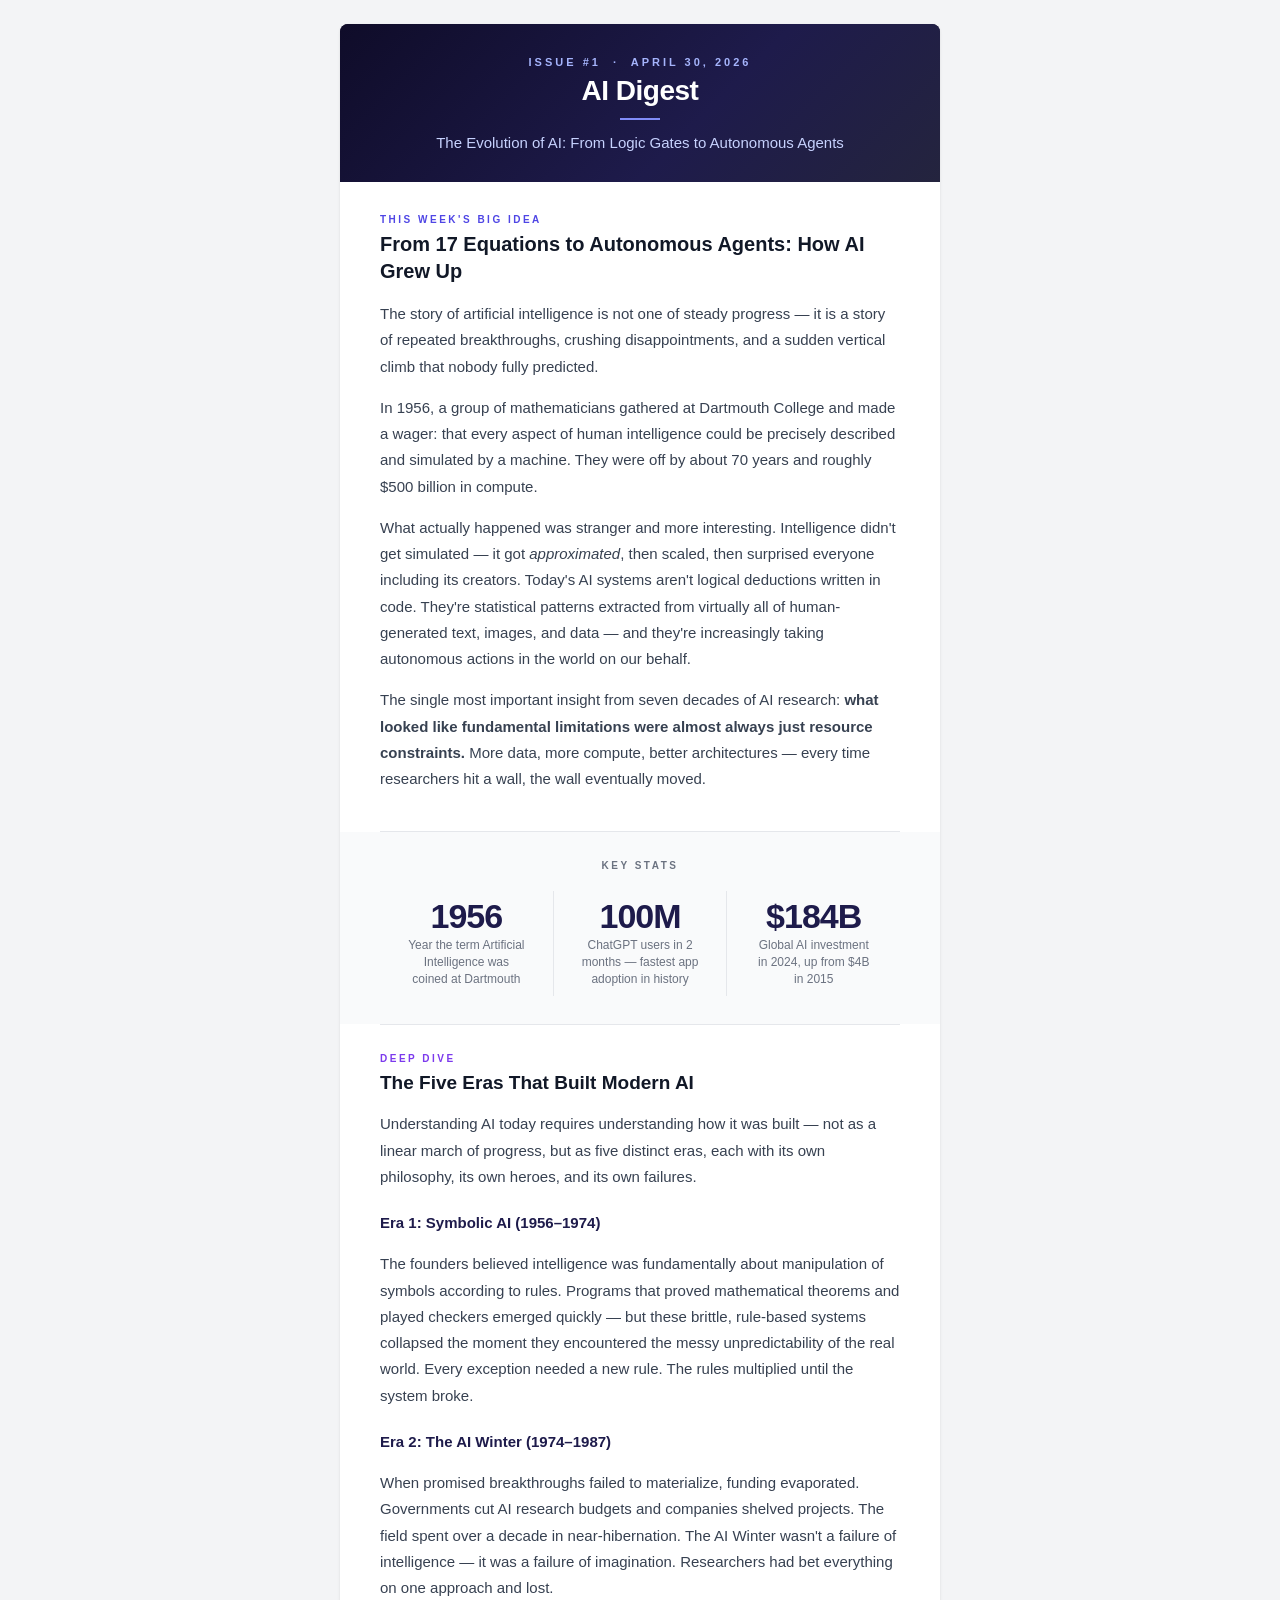
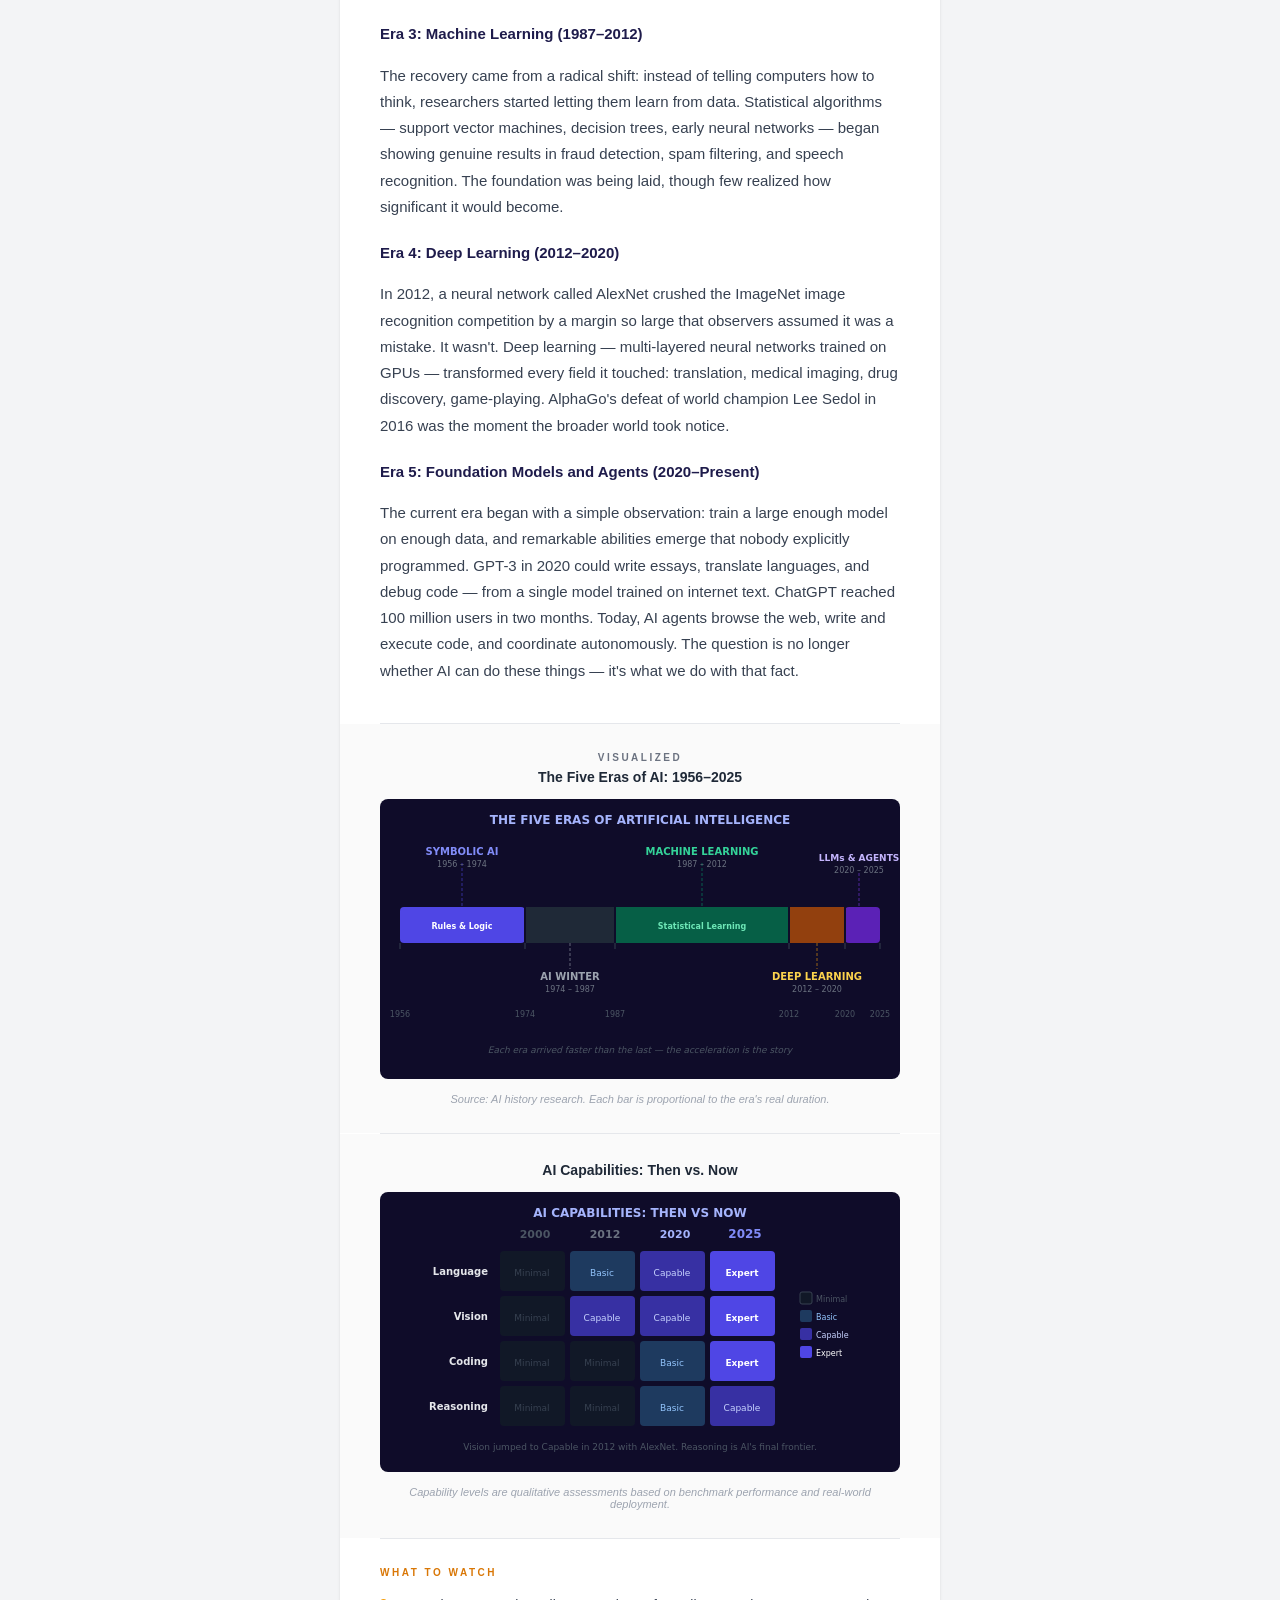
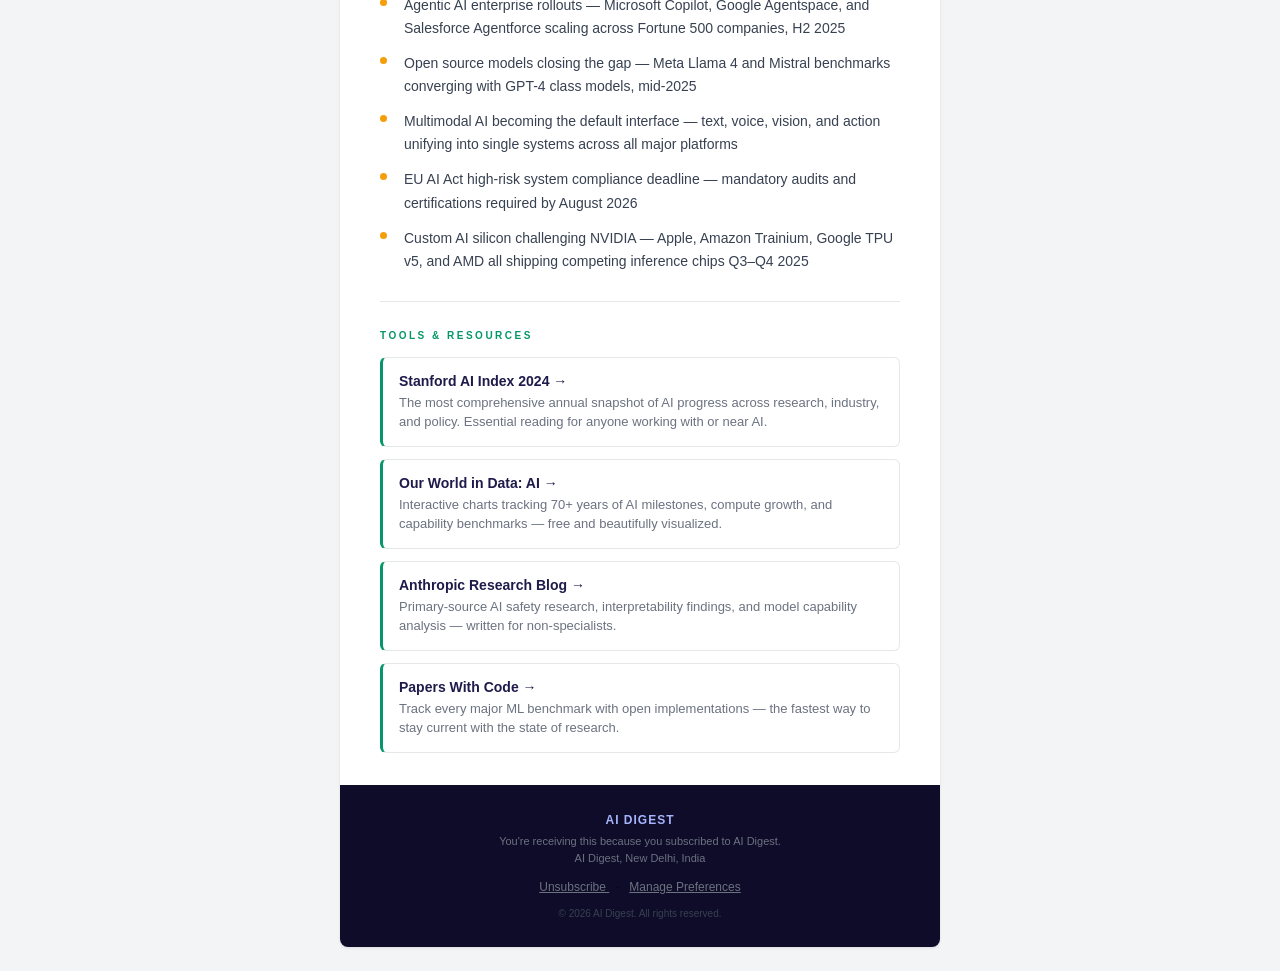
<file: newsletter-agent/examples/sample_newsletter_evolution_of_ai.html>
<!DOCTYPE html>
<html lang="en" xmlns="http://www.w3.org/1999/xhtml">
<head>
  <meta charset="UTF-8">
  <meta name="viewport" content="width=device-width, initial-scale=1.0">
  <meta http-equiv="X-UA-Compatible" content="IE=edge">
  <title>AI Digest — The Evolution of AI: From Logic Gates to Autonomous Agents</title>
  <style type="text/css">
    /* Mobile overrides — all other styles must be inline for email client compatibility */
    @media only screen and (max-width: 620px) {
      .email-container { width: 100% !important; }
      .section-pad { padding: 20px 16px !important; }
      .stat-cell { display: block !important; width: 100% !important; padding: 12px 0 !important; }
      .resource-card { margin-bottom: 12px !important; }
      h1 { font-size: 22px !important; }
      h2 { font-size: 18px !important; }
    }
  </style>
</head>
<body style="margin:0; padding:0; background-color:#F3F4F6; font-family:-apple-system,BlinkMacSystemFont,'Segoe UI',Roboto,Helvetica,Arial,sans-serif; -webkit-text-size-adjust:100%; -ms-text-size-adjust:100%;">

  <!--[if mso]><xml><o:OfficeDocumentSettings><o:PixelsPerInch>96</o:PixelsPerInch></o:OfficeDocumentSettings></xml><![endif]-->

  <!-- Preheader: hidden preview text shown in email clients under subject line -->
  <div style="display:none;max-height:0;overflow:hidden;mso-hide:all;font-size:1px;color:#F3F4F6;line-height:1px;">
    Seven decades of AI compressed into one issue.&nbsp;&zwnj;&hairsp;&zwnj;&hairsp;&zwnj;&hairsp;&zwnj;&hairsp;&zwnj;&hairsp;&zwnj;&hairsp;&zwnj;&hairsp;&zwnj;&hairsp;&zwnj;&hairsp;&zwnj;&hairsp;&zwnj;&hairsp;&zwnj;&hairsp;&zwnj;&hairsp;&zwnj;&hairsp;&zwnj;&hairsp;&zwnj;&hairsp;&zwnj;&hairsp;&zwnj;&hairsp;&zwnj;&hairsp;&zwnj;&hairsp;&zwnj;&hairsp;&zwnj;&hairsp;&zwnj;&hairsp;&zwnj;&hairsp;&zwnj;&hairsp;&zwnj;&hairsp;&zwnj;&hairsp;&zwnj;&hairsp;&zwnj;&hairsp;&zwnj;&hairsp;&zwnj;&hairsp;&zwnj;&hairsp;&zwnj;&hairsp;&zwnj;&hairsp;&zwnj;
  </div>

  <!-- Outer wrapper -->
  <table role="presentation" width="100%" cellpadding="0" cellspacing="0" border="0"
         style="background-color:#F3F4F6; min-width:100%;">
    <tr>
      <td align="center" style="padding:24px 12px;">

        <!-- Email container: max 600px -->
        <table role="presentation" class="email-container" width="600" cellpadding="0" cellspacing="0" border="0"
               style="max-width:600px; width:100%; background-color:#FFFFFF; border-radius:8px; overflow:hidden; box-shadow:0 1px 3px rgba(0,0,0,0.1);">


          <!-- ═══════════════════════════════════════════ -->
          <!--  HEADER                                     -->
          <!-- ═══════════════════════════════════════════ -->
          <tr>
            <td style="background-color:#0F0C29; padding:32px 40px 28px; text-align:center; background-image:linear-gradient(135deg, #0F0C29 0%, #1E1B4B 60%, #24243e 100%);">
              
              <p style="margin:0 0 6px; font-size:11px; letter-spacing:3px; color:#A5B4FC; text-transform:uppercase; font-weight:600;">
                Issue #1 &nbsp;·&nbsp; April 30, 2026
              </p>
              <h1 style="margin:0 0 10px; font-size:28px; font-weight:800; color:#FFFFFF; letter-spacing:-0.5px; line-height:1.2;">
                AI Digest
              </h1>
              <div style="width:40px; height:2px; background-color:#818CF8; margin:10px auto 12px;"></div>
              <p style="margin:0; font-size:15px; color:#C7D2FE; font-weight:400; line-height:1.5;">
                The Evolution of AI: From Logic Gates to Autonomous Agents
              </p>
            </td>
          </tr>


          <!-- ═══════════════════════════════════════════ -->
          <!--  SECTIONS LOOP                              -->
          <!-- ═══════════════════════════════════════════ -->
          

            
            <!-- BIG IDEA -->
            <tr>
              <td class="section-pad" style="padding:32px 40px 24px;">
                <p style="margin:0 0 6px; font-size:10px; letter-spacing:2.5px; font-weight:700; color:#4F46E5; text-transform:uppercase;">
                  This Week's Big Idea
                </p>
                <h2 style="margin:0 0 16px; font-size:20px; font-weight:700; color:#111827; line-height:1.35;">
                  From 17 Equations to Autonomous Agents: How AI Grew Up
                </h2>
                <div style="font-size:15px; line-height:1.75; color:#374151;">
                  <p>The story of artificial intelligence is not one of steady progress — it is a story of repeated breakthroughs, crushing disappointments, and a sudden vertical climb that nobody fully predicted.</p><p>In 1956, a group of mathematicians gathered at Dartmouth College and made a wager: that every aspect of human intelligence could be precisely described and simulated by a machine. They were off by about 70 years and roughly $500 billion in compute.</p><p>What actually happened was stranger and more interesting. Intelligence didn't get simulated — it got <em>approximated</em>, then scaled, then surprised everyone including its creators. Today's AI systems aren't logical deductions written in code. They're statistical patterns extracted from virtually all of human-generated text, images, and data — and they're increasingly taking autonomous actions in the world on our behalf.</p><p>The single most important insight from seven decades of AI research: <strong>what looked like fundamental limitations were almost always just resource constraints.</strong> More data, more compute, better architectures — every time researchers hit a wall, the wall eventually moved.</p>
                </div>
              </td>
            </tr>
            <tr>
              <td style="padding:0 40px;">
                <hr style="border:none; border-top:1px solid #E5E7EB; margin:0;">
              </td>
            </tr>


            
          

            
            <!-- KEY STATS -->
            <tr>
              <td class="section-pad" style="padding:28px 40px; background-color:#F9FAFB;">
                <p style="margin:0 0 20px; font-size:10px; letter-spacing:2.5px; font-weight:700; color:#6B7280; text-transform:uppercase; text-align:center;">
                  Key Stats
                </p>
                <table role="presentation" width="100%" cellpadding="0" cellspacing="0" border="0">
                  <tr>
                    
                    <td class="stat-cell" style="text-align:center; padding:8px 12px; vertical-align:top; border-right:1px solid #E5E7EB;">
                      <p style="margin:0 0 4px; font-size:34px; font-weight:800; color:#1E1B4B; line-height:1; letter-spacing:-1px;">
                        1956
                      </p>
                      <p style="margin:0; font-size:12px; color:#6B7280; line-height:1.4; max-width:120px; margin-left:auto; margin-right:auto;">
                        Year the term Artificial Intelligence was coined at Dartmouth
                      </p>
                    </td>
                    
                    <td class="stat-cell" style="text-align:center; padding:8px 12px; vertical-align:top; border-right:1px solid #E5E7EB;">
                      <p style="margin:0 0 4px; font-size:34px; font-weight:800; color:#1E1B4B; line-height:1; letter-spacing:-1px;">
                        100M
                      </p>
                      <p style="margin:0; font-size:12px; color:#6B7280; line-height:1.4; max-width:120px; margin-left:auto; margin-right:auto;">
                        ChatGPT users in 2 months — fastest app adoption in history
                      </p>
                    </td>
                    
                    <td class="stat-cell" style="text-align:center; padding:8px 12px; vertical-align:top; ">
                      <p style="margin:0 0 4px; font-size:34px; font-weight:800; color:#1E1B4B; line-height:1; letter-spacing:-1px;">
                        $184B
                      </p>
                      <p style="margin:0; font-size:12px; color:#6B7280; line-height:1.4; max-width:120px; margin-left:auto; margin-right:auto;">
                        Global AI investment in 2024, up from $4B in 2015
                      </p>
                    </td>
                    
                  </tr>
                </table>
              </td>
            </tr>
            <tr>
              <td style="padding:0 40px;">
                <hr style="border:none; border-top:1px solid #E5E7EB; margin:0;">
              </td>
            </tr>


            
          

            
            <!-- DEEP DIVE -->
            <tr>
              <td class="section-pad" style="padding:28px 40px 24px;">
                <p style="margin:0 0 6px; font-size:10px; letter-spacing:2.5px; font-weight:700; color:#7C3AED; text-transform:uppercase;">
                  Deep Dive
                </p>
                <h2 style="margin:0 0 16px; font-size:19px; font-weight:700; color:#111827; line-height:1.35;">
                  The Five Eras That Built Modern AI
                </h2>
                <div style="font-size:15px; line-height:1.75; color:#374151;">
                  <p>Understanding AI today requires understanding how it was built — not as a linear march of progress, but as five distinct eras, each with its own philosophy, its own heroes, and its own failures.</p><h3 style='margin:20px 0 8px;font-size:15px;font-weight:700;color:#1E1B4B;'>Era 1: Symbolic AI (1956–1974)</h3><p>The founders believed intelligence was fundamentally about manipulation of symbols according to rules. Programs that proved mathematical theorems and played checkers emerged quickly — but these brittle, rule-based systems collapsed the moment they encountered the messy unpredictability of the real world. Every exception needed a new rule. The rules multiplied until the system broke.</p><h3 style='margin:20px 0 8px;font-size:15px;font-weight:700;color:#1E1B4B;'>Era 2: The AI Winter (1974–1987)</h3><p>When promised breakthroughs failed to materialize, funding evaporated. Governments cut AI research budgets and companies shelved projects. The field spent over a decade in near-hibernation. The AI Winter wasn't a failure of intelligence — it was a failure of imagination. Researchers had bet everything on one approach and lost.</p><h3 style='margin:20px 0 8px;font-size:15px;font-weight:700;color:#1E1B4B;'>Era 3: Machine Learning (1987–2012)</h3><p>The recovery came from a radical shift: instead of telling computers how to think, researchers started letting them learn from data. Statistical algorithms — support vector machines, decision trees, early neural networks — began showing genuine results in fraud detection, spam filtering, and speech recognition. The foundation was being laid, though few realized how significant it would become.</p><h3 style='margin:20px 0 8px;font-size:15px;font-weight:700;color:#1E1B4B;'>Era 4: Deep Learning (2012–2020)</h3><p>In 2012, a neural network called AlexNet crushed the ImageNet image recognition competition by a margin so large that observers assumed it was a mistake. It wasn't. Deep learning — multi-layered neural networks trained on GPUs — transformed every field it touched: translation, medical imaging, drug discovery, game-playing. AlphaGo's defeat of world champion Lee Sedol in 2016 was the moment the broader world took notice.</p><h3 style='margin:20px 0 8px;font-size:15px;font-weight:700;color:#1E1B4B;'>Era 5: Foundation Models and Agents (2020–Present)</h3><p>The current era began with a simple observation: train a large enough model on enough data, and remarkable abilities emerge that nobody explicitly programmed. GPT-3 in 2020 could write essays, translate languages, and debug code — from a single model trained on internet text. ChatGPT reached 100 million users in two months. Today, AI agents browse the web, write and execute code, and coordinate autonomously. The question is no longer whether AI can do these things — it's what we do with that fact.</p>
                </div>
              </td>
            </tr>
            <tr>
              <td style="padding:0 40px;">
                <hr style="border:none; border-top:1px solid #E5E7EB; margin:0;">
              </td>
            </tr>


            
          

            
            <!-- INFOGRAPHICS -->
            
            <tr>
              <td class="section-pad" style="padding:28px 40px; background-color:#FAFAFA; text-align:center;">
                
                <p style="margin:0 0 6px; font-size:10px; letter-spacing:2.5px; font-weight:700; color:#6B7280; text-transform:uppercase;">
                  Visualized
                </p>
                
                <p style="margin:0 0 14px; font-size:14px; font-weight:600; color:#1F2937;">
                  The Five Eras of AI: 1956–2025
                </p>
                <!-- SVG inline — viewBox should be "0 0 520 280" -->
                <div style="max-width:520px; margin:0 auto; overflow:hidden;">
                  <svg xmlns='http://www.w3.org/2000/svg' viewBox='0 0 520 280' font-family='system-ui,Arial,sans-serif'><rect width='520' height='280' fill='#0F0C29' rx='8'/><text x='260' y='25' text-anchor='middle' fill='#A5B4FC' font-size='12' font-weight='700'>THE FIVE ERAS OF ARTIFICIAL INTELLIGENCE</text><rect x='20' y='108' width='125' height='36' fill='#4F46E5' rx='4'/><rect x='145' y='108' width='90' height='36' fill='#1F2937'/><rect x='235' y='108' width='174' height='36' fill='#065F46'/><rect x='409' y='108' width='56' height='36' fill='#92400E'/><rect x='465' y='108' width='35' height='36' fill='#5B21B6' rx='4'/><line x1='145' y1='108' x2='145' y2='144' stroke='#0F0C29' stroke-width='2'/><line x1='235' y1='108' x2='235' y2='144' stroke='#0F0C29' stroke-width='2'/><line x1='409' y1='108' x2='409' y2='144' stroke='#0F0C29' stroke-width='2'/><line x1='465' y1='108' x2='465' y2='144' stroke='#0F0C29' stroke-width='2'/><text x='82' y='130' text-anchor='middle' fill='white' font-size='8' font-weight='600'>Rules &amp; Logic</text><text x='322' y='130' text-anchor='middle' fill='#6EE7B7' font-size='8' font-weight='600'>Statistical Learning</text><line x1='82' y1='64' x2='82' y2='108' stroke='#4F46E5' stroke-width='1' stroke-dasharray='3,2' opacity='0.6'/><text x='82' y='56' text-anchor='middle' fill='#818CF8' font-size='10' font-weight='700'>SYMBOLIC AI</text><text x='82' y='68' text-anchor='middle' fill='#6B7280' font-size='8'>1956 – 1974</text><line x1='322' y1='64' x2='322' y2='108' stroke='#059669' stroke-width='1' stroke-dasharray='3,2' opacity='0.6'/><text x='322' y='56' text-anchor='middle' fill='#34D399' font-size='10' font-weight='700'>MACHINE LEARNING</text><text x='322' y='68' text-anchor='middle' fill='#6B7280' font-size='8'>1987 – 2012</text><line x1='479' y1='74' x2='479' y2='108' stroke='#7C3AED' stroke-width='1' stroke-dasharray='3,2' opacity='0.6'/><text x='479' y='62' text-anchor='middle' fill='#C4B5FD' font-size='9' font-weight='700'>LLMs &amp; AGENTS</text><text x='479' y='74' text-anchor='middle' fill='#6B7280' font-size='8'>2020 – 2025</text><line x1='190' y1='144' x2='190' y2='170' stroke='#9CA3AF' stroke-width='1' stroke-dasharray='3,2' opacity='0.6'/><text x='190' y='181' text-anchor='middle' fill='#9CA3AF' font-size='10' font-weight='700'>AI WINTER</text><text x='190' y='193' text-anchor='middle' fill='#6B7280' font-size='8'>1974 – 1987</text><line x1='437' y1='144' x2='437' y2='170' stroke='#F59E0B' stroke-width='1' stroke-dasharray='3,2' opacity='0.6'/><text x='437' y='181' text-anchor='middle' fill='#FCD34D' font-size='10' font-weight='700'>DEEP LEARNING</text><text x='437' y='193' text-anchor='middle' fill='#6B7280' font-size='8'>2012 – 2020</text><text x='20' y='218' text-anchor='middle' fill='#4B5563' font-size='8'>1956</text><text x='145' y='218' text-anchor='middle' fill='#4B5563' font-size='8'>1974</text><text x='235' y='218' text-anchor='middle' fill='#4B5563' font-size='8'>1987</text><text x='409' y='218' text-anchor='middle' fill='#4B5563' font-size='8'>2012</text><text x='465' y='218' text-anchor='middle' fill='#4B5563' font-size='8'>2020</text><text x='500' y='218' text-anchor='middle' fill='#4B5563' font-size='8'>2025</text><line x1='20' y1='144' x2='20' y2='150' stroke='#374151' stroke-width='1'/><line x1='145' y1='144' x2='145' y2='150' stroke='#374151' stroke-width='1'/><line x1='235' y1='144' x2='235' y2='150' stroke='#374151' stroke-width='1'/><line x1='409' y1='144' x2='409' y2='150' stroke='#374151' stroke-width='1'/><line x1='465' y1='144' x2='465' y2='150' stroke='#374151' stroke-width='1'/><line x1='500' y1='144' x2='500' y2='150' stroke='#374151' stroke-width='1'/><text x='260' y='254' text-anchor='middle' fill='#4B5563' font-size='9' font-style='italic'>Each era arrived faster than the last — the acceleration is the story</text></svg>
                </div>
                
                <p style="margin:10px 0 0; font-size:11px; color:#9CA3AF; font-style:italic;">
                  Source: AI history research. Each bar is proportional to the era's real duration.
                </p>
                
              </td>
            </tr>
            
            <tr>
              <td style="padding:0 40px;">
                <hr style="border:none; border-top:1px solid #E5E7EB; margin:0;">
              </td>
            </tr>
            
            
            <tr>
              <td class="section-pad" style="padding:28px 40px; background-color:#FAFAFA; text-align:center;">
                
                <p style="margin:0 0 14px; font-size:14px; font-weight:600; color:#1F2937;">
                  AI Capabilities: Then vs. Now
                </p>
                <!-- SVG inline — viewBox should be "0 0 520 280" -->
                <div style="max-width:520px; margin:0 auto; overflow:hidden;">
                  <svg xmlns='http://www.w3.org/2000/svg' viewBox='0 0 520 280' font-family='system-ui,Arial,sans-serif'><rect width='520' height='280' fill='#0F0C29' rx='8'/><text x='260' y='25' text-anchor='middle' fill='#A5B4FC' font-size='12' font-weight='700'>AI CAPABILITIES: THEN VS NOW</text><text x='155' y='46' text-anchor='middle' fill='#4B5563' font-size='11' font-weight='700'>2000</text><text x='225' y='46' text-anchor='middle' fill='#6B7280' font-size='11' font-weight='700'>2012</text><text x='295' y='46' text-anchor='middle' fill='#A5B4FC' font-size='11' font-weight='700'>2020</text><text x='365' y='46' text-anchor='middle' fill='#818CF8' font-size='12' font-weight='700'>2025</text><text x='108' y='83' text-anchor='end' fill='#E5E7EB' font-size='10' font-weight='600'>Language</text><text x='108' y='128' text-anchor='end' fill='#E5E7EB' font-size='10' font-weight='600'>Vision</text><text x='108' y='173' text-anchor='end' fill='#E5E7EB' font-size='10' font-weight='600'>Coding</text><text x='108' y='218' text-anchor='end' fill='#E5E7EB' font-size='10' font-weight='600'>Reasoning</text><rect x='120' y='59' width='65' height='40' fill='#111827' rx='4'/><text x='152' y='84' text-anchor='middle' fill='#374151' font-size='9'>Minimal</text><rect x='190' y='59' width='65' height='40' fill='#1E3A5F' rx='4'/><text x='222' y='84' text-anchor='middle' fill='#93C5FD' font-size='9'>Basic</text><rect x='260' y='59' width='65' height='40' fill='#3730A3' rx='4'/><text x='292' y='84' text-anchor='middle' fill='#C7D2FE' font-size='9'>Capable</text><rect x='330' y='59' width='65' height='40' fill='#4F46E5' rx='4'/><text x='362' y='84' text-anchor='middle' fill='white' font-size='9' font-weight='700'>Expert</text><rect x='120' y='104' width='65' height='40' fill='#111827' rx='4'/><text x='152' y='129' text-anchor='middle' fill='#374151' font-size='9'>Minimal</text><rect x='190' y='104' width='65' height='40' fill='#3730A3' rx='4'/><text x='222' y='129' text-anchor='middle' fill='#C7D2FE' font-size='9'>Capable</text><rect x='260' y='104' width='65' height='40' fill='#3730A3' rx='4'/><text x='292' y='129' text-anchor='middle' fill='#C7D2FE' font-size='9'>Capable</text><rect x='330' y='104' width='65' height='40' fill='#4F46E5' rx='4'/><text x='362' y='129' text-anchor='middle' fill='white' font-size='9' font-weight='700'>Expert</text><rect x='120' y='149' width='65' height='40' fill='#111827' rx='4'/><text x='152' y='174' text-anchor='middle' fill='#374151' font-size='9'>Minimal</text><rect x='190' y='149' width='65' height='40' fill='#111827' rx='4'/><text x='222' y='174' text-anchor='middle' fill='#374151' font-size='9'>Minimal</text><rect x='260' y='149' width='65' height='40' fill='#1E3A5F' rx='4'/><text x='292' y='174' text-anchor='middle' fill='#93C5FD' font-size='9'>Basic</text><rect x='330' y='149' width='65' height='40' fill='#4F46E5' rx='4'/><text x='362' y='174' text-anchor='middle' fill='white' font-size='9' font-weight='700'>Expert</text><rect x='120' y='194' width='65' height='40' fill='#111827' rx='4'/><text x='152' y='219' text-anchor='middle' fill='#374151' font-size='9'>Minimal</text><rect x='190' y='194' width='65' height='40' fill='#111827' rx='4'/><text x='222' y='219' text-anchor='middle' fill='#374151' font-size='9'>Minimal</text><rect x='260' y='194' width='65' height='40' fill='#1E3A5F' rx='4'/><text x='292' y='219' text-anchor='middle' fill='#93C5FD' font-size='9'>Basic</text><rect x='330' y='194' width='65' height='40' fill='#3730A3' rx='4'/><text x='362' y='219' text-anchor='middle' fill='#C7D2FE' font-size='9'>Capable</text><rect x='420' y='100' width='12' height='12' fill='#111827' rx='2' stroke='#374151' stroke-width='1'/><text x='436' y='110' fill='#4B5563' font-size='8'>Minimal</text><rect x='420' y='118' width='12' height='12' fill='#1E3A5F' rx='2'/><text x='436' y='128' fill='#93C5FD' font-size='8'>Basic</text><rect x='420' y='136' width='12' height='12' fill='#3730A3' rx='2'/><text x='436' y='146' fill='#C7D2FE' font-size='8'>Capable</text><rect x='420' y='154' width='12' height='12' fill='#4F46E5' rx='2'/><text x='436' y='164' fill='white' font-size='8'>Expert</text><text x='260' y='258' text-anchor='middle' fill='#4B5563' font-size='9'>Vision jumped to Capable in 2012 with AlexNet. Reasoning is AI&#39;s final frontier.</text></svg>
                </div>
                
                <p style="margin:10px 0 0; font-size:11px; color:#9CA3AF; font-style:italic;">
                  Capability levels are qualitative assessments based on benchmark performance and real-world deployment.
                </p>
                
              </td>
            </tr>
            
            
            <tr>
              <td style="padding:0 40px;">
                <hr style="border:none; border-top:1px solid #E5E7EB; margin:0;">
              </td>
            </tr>


            
          

            
            <!-- WHAT TO WATCH -->
            <tr>
              <td class="section-pad" style="padding:28px 40px 24px;">
                <p style="margin:0 0 16px; font-size:10px; letter-spacing:2.5px; font-weight:700; color:#D97706; text-transform:uppercase;">
                  What To Watch
                </p>
                
                <table role="presentation" width="100%" cellpadding="0" cellspacing="0" border="0"
                       style="margin-bottom:12px;">
                  <tr>
                    <td width="20" style="vertical-align:top; padding-top:5px;">
                      <div style="width:7px; height:7px; background-color:#F59E0B; border-radius:50%;"></div>
                    </td>
                    <td style="font-size:14px; line-height:1.65; color:#374151; padding-left:4px;">
                      Agentic AI enterprise rollouts — Microsoft Copilot, Google Agentspace, and Salesforce Agentforce scaling across Fortune 500 companies, H2 2025
                    </td>
                  </tr>
                </table>
                
                <table role="presentation" width="100%" cellpadding="0" cellspacing="0" border="0"
                       style="margin-bottom:12px;">
                  <tr>
                    <td width="20" style="vertical-align:top; padding-top:5px;">
                      <div style="width:7px; height:7px; background-color:#F59E0B; border-radius:50%;"></div>
                    </td>
                    <td style="font-size:14px; line-height:1.65; color:#374151; padding-left:4px;">
                      Open source models closing the gap — Meta Llama 4 and Mistral benchmarks converging with GPT-4 class models, mid-2025
                    </td>
                  </tr>
                </table>
                
                <table role="presentation" width="100%" cellpadding="0" cellspacing="0" border="0"
                       style="margin-bottom:12px;">
                  <tr>
                    <td width="20" style="vertical-align:top; padding-top:5px;">
                      <div style="width:7px; height:7px; background-color:#F59E0B; border-radius:50%;"></div>
                    </td>
                    <td style="font-size:14px; line-height:1.65; color:#374151; padding-left:4px;">
                      Multimodal AI becoming the default interface — text, voice, vision, and action unifying into single systems across all major platforms
                    </td>
                  </tr>
                </table>
                
                <table role="presentation" width="100%" cellpadding="0" cellspacing="0" border="0"
                       style="margin-bottom:12px;">
                  <tr>
                    <td width="20" style="vertical-align:top; padding-top:5px;">
                      <div style="width:7px; height:7px; background-color:#F59E0B; border-radius:50%;"></div>
                    </td>
                    <td style="font-size:14px; line-height:1.65; color:#374151; padding-left:4px;">
                      EU AI Act high-risk system compliance deadline — mandatory audits and certifications required by August 2026
                    </td>
                  </tr>
                </table>
                
                <table role="presentation" width="100%" cellpadding="0" cellspacing="0" border="0"
                       style="margin-bottom:4px;">
                  <tr>
                    <td width="20" style="vertical-align:top; padding-top:5px;">
                      <div style="width:7px; height:7px; background-color:#F59E0B; border-radius:50%;"></div>
                    </td>
                    <td style="font-size:14px; line-height:1.65; color:#374151; padding-left:4px;">
                      Custom AI silicon challenging NVIDIA — Apple, Amazon Trainium, Google TPU v5, and AMD all shipping competing inference chips Q3–Q4 2025
                    </td>
                  </tr>
                </table>
                
              </td>
            </tr>
            <tr>
              <td style="padding:0 40px;">
                <hr style="border:none; border-top:1px solid #E5E7EB; margin:0;">
              </td>
            </tr>


            
          

            
            <!-- TOOLS & RESOURCES -->
            <tr>
              <td class="section-pad" style="padding:28px 40px 32px;">
                <p style="margin:0 0 16px; font-size:10px; letter-spacing:2.5px; font-weight:700; color:#059669; text-transform:uppercase;">
                  Tools & Resources
                </p>
                
                <table role="presentation" class="resource-card" width="100%" cellpadding="0" cellspacing="0" border="0"
                       style="margin-bottom:12px; border:1px solid #E5E7EB; border-radius:6px; border-left:3px solid #059669;">
                  <tr>
                    <td style="padding:14px 16px;">
                      <a href="https://aiindex.stanford.edu/report/"
                         style="display:inline-block; font-size:14px; font-weight:600; color:#1E1B4B; text-decoration:none; margin-bottom:4px;">
                        Stanford AI Index 2024 &#8594;
                      </a>
                      <p style="margin:0; font-size:13px; color:#6B7280; line-height:1.5;">
                        The most comprehensive annual snapshot of AI progress across research, industry, and policy. Essential reading for anyone working with or near AI.
                      </p>
                    </td>
                  </tr>
                </table>
                
                <table role="presentation" class="resource-card" width="100%" cellpadding="0" cellspacing="0" border="0"
                       style="margin-bottom:12px; border:1px solid #E5E7EB; border-radius:6px; border-left:3px solid #059669;">
                  <tr>
                    <td style="padding:14px 16px;">
                      <a href="https://ourworldindata.org/artificial-intelligence"
                         style="display:inline-block; font-size:14px; font-weight:600; color:#1E1B4B; text-decoration:none; margin-bottom:4px;">
                        Our World in Data: AI &#8594;
                      </a>
                      <p style="margin:0; font-size:13px; color:#6B7280; line-height:1.5;">
                        Interactive charts tracking 70+ years of AI milestones, compute growth, and capability benchmarks — free and beautifully visualized.
                      </p>
                    </td>
                  </tr>
                </table>
                
                <table role="presentation" class="resource-card" width="100%" cellpadding="0" cellspacing="0" border="0"
                       style="margin-bottom:12px; border:1px solid #E5E7EB; border-radius:6px; border-left:3px solid #059669;">
                  <tr>
                    <td style="padding:14px 16px;">
                      <a href="https://www.anthropic.com/research"
                         style="display:inline-block; font-size:14px; font-weight:600; color:#1E1B4B; text-decoration:none; margin-bottom:4px;">
                        Anthropic Research Blog &#8594;
                      </a>
                      <p style="margin:0; font-size:13px; color:#6B7280; line-height:1.5;">
                        Primary-source AI safety research, interpretability findings, and model capability analysis — written for non-specialists.
                      </p>
                    </td>
                  </tr>
                </table>
                
                <table role="presentation" class="resource-card" width="100%" cellpadding="0" cellspacing="0" border="0"
                       style="margin-bottom:0; border:1px solid #E5E7EB; border-radius:6px; border-left:3px solid #059669;">
                  <tr>
                    <td style="padding:14px 16px;">
                      <a href="https://paperswithcode.com"
                         style="display:inline-block; font-size:14px; font-weight:600; color:#1E1B4B; text-decoration:none; margin-bottom:4px;">
                        Papers With Code &#8594;
                      </a>
                      <p style="margin:0; font-size:13px; color:#6B7280; line-height:1.5;">
                        Track every major ML benchmark with open implementations — the fastest way to stay current with the state of research.
                      </p>
                    </td>
                  </tr>
                </table>
                
              </td>
            </tr>

            
          


          <!-- ═══════════════════════════════════════════ -->
          <!--  FOOTER                                     -->
          <!-- ═══════════════════════════════════════════ -->
          <tr>
            <td style="background-color:#0F0C29; padding:28px 40px; text-align:center;">
              
              <p style="margin:0 0 6px; font-size:12px; font-weight:700; color:#A5B4FC; letter-spacing:1px; text-transform:uppercase;">
                AI Digest
              </p>
              <p style="margin:0 0 12px; font-size:11px; color:#6B7280; line-height:1.6;">
                You're receiving this because you subscribed to AI Digest.<br>
                AI Digest, New Delhi, India
              </p>
              <p style="margin:0 0 14px; font-size:12px;">
                <a href="https://example.com/unsubscribe"
                   style="color:#6B7280; text-decoration:underline;">
                  Unsubscribe
                </a>
                &nbsp;&nbsp;·&nbsp;&nbsp;
                <a href="https://example.com/unsubscribe"
                   style="color:#6B7280; text-decoration:underline;">
                  Manage Preferences
                </a>
              </p>
              <p style="margin:0; font-size:10px; color:#374151;">
                &copy; 2026 AI Digest. All rights reserved.
              </p>
            </td>
          </tr>

        </table>
        <!-- end email container -->

      </td>
    </tr>
  </table>
  <!-- end outer wrapper -->

</body>
</html>
</file>
